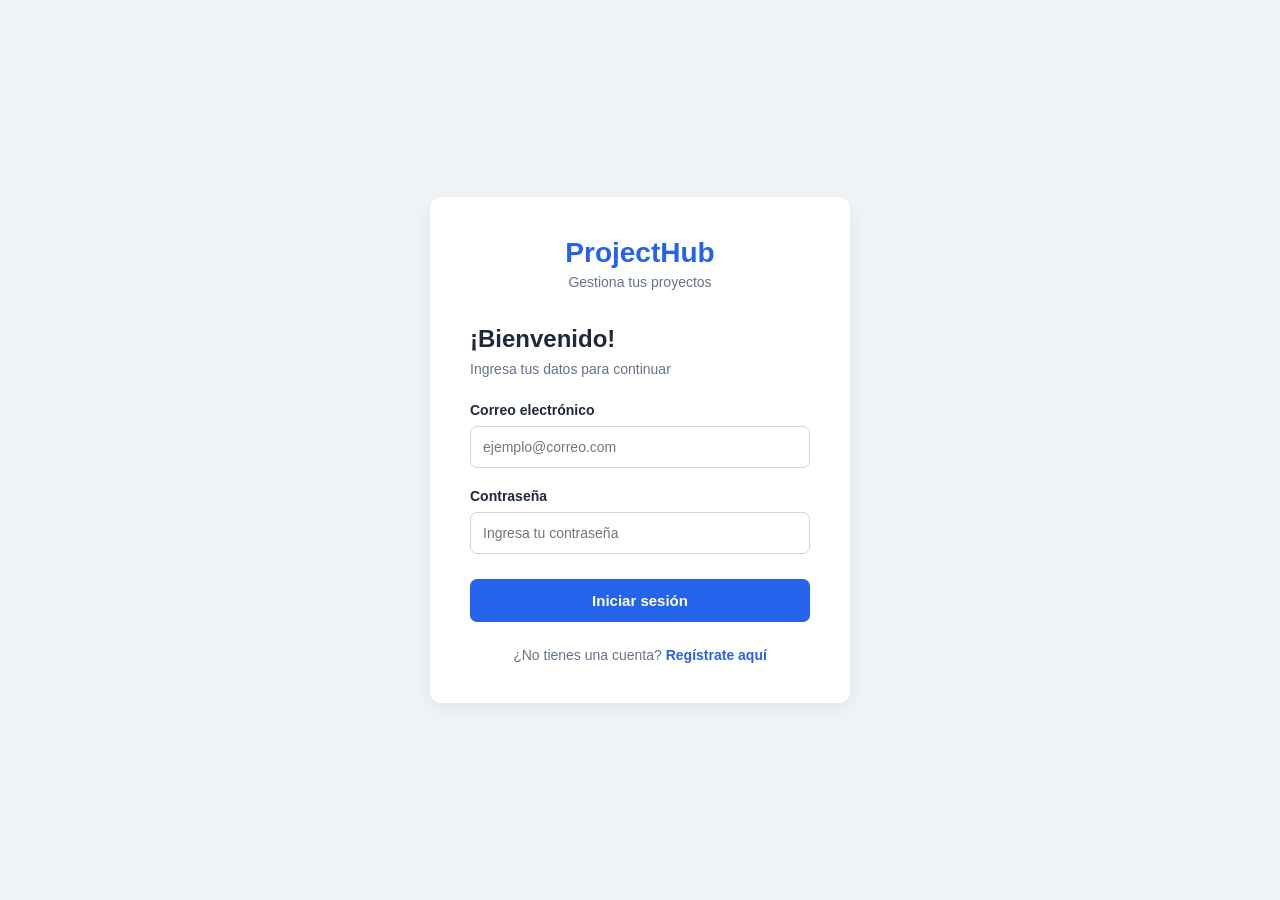
<file: backoffice/index.html>
<!DOCTYPE html>
<html lang="es">
<head>
    <meta charset="UTF-8">
    <meta name="viewport" content="width=device-width, initial-scale=1.0">
    <title>Iniciar sesión | ProjectHub</title>
    <link rel="stylesheet" href="css/style.css">
    <script type="module" src="js/login.js"></script>
</head>
<body>

    <main class="login-container">

        <section class="login-card">

            <div class="logo">
                <h1>ProjectHub</h1>
                <p>Gestiona tus proyectos</p>
            </div>

            <div class="login-header">
                <h2>¡Bienvenido!</h2>
                <p>Ingresa tus datos para continuar</p>
            </div>

            <form id="form-login">

                <div class="form-group">
                    <label for="correo">Correo electrónico</label>
                    <input
                        type="email"
                        id="correo"
                        name="correo"
                        placeholder="ejemplo@correo.com"
                        required
                    >
                </div>

                <div class="form-group">
                    <label for="password">Contraseña</label>
                    <input
                        type="password"
                        id="password"
                        name="password"
                        placeholder="Ingresa tu contraseña"
                        required
                    >
                </div>

                <p id="mensaje" class="form-message" hidden></p>

                <button type="submit" id="btn-login" class="btn-login">
                    Iniciar sesión
                </button>

            </form>

            <p class="register-link">
                ¿No tienes una cuenta?
                <a href="registro.html">Regístrate aquí</a>
            </p>

        </section>

    </main>

    
</body>
</html>
</file>
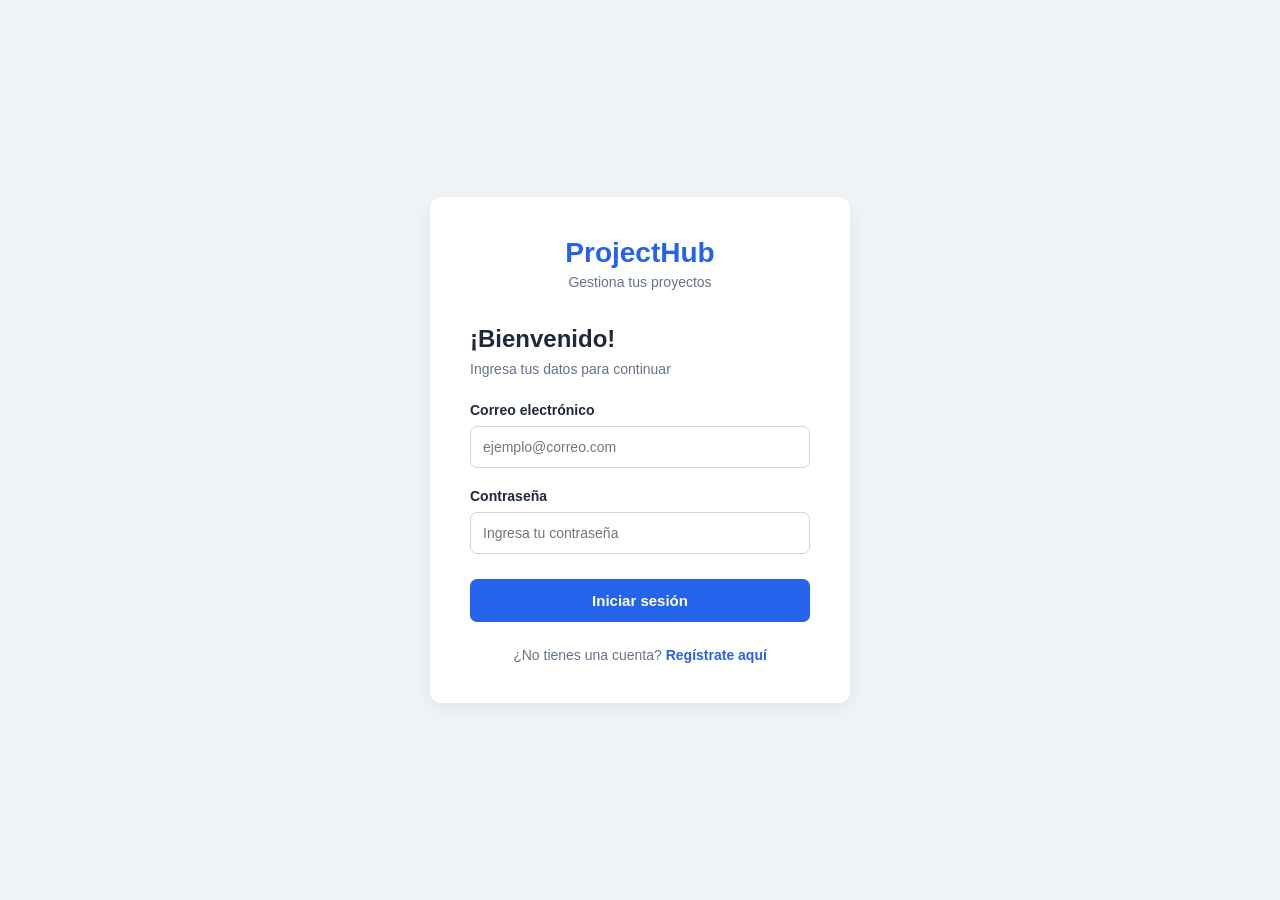
<file: backoffice/home.html>
<!DOCTYPE html>
<html lang="es">
<head>
    <meta charset="UTF-8">
    <meta name="viewport" content="width=device-width, initial-scale=1.0">
    <title>Inicio - ProjectHub</title>
    <link rel="stylesheet" href="css/style.css">
    <!-- Protección inmediata: sin token no se muestra nada -->
    <script>
        if (!localStorage.getItem("authToken")) {
            window.location.replace("index.html");
        }
    </script>
    <script type="module" src="js/home.js"></script>
</head>

<body>

    <header class="home-header">
        <h2>ProjectHub</h2>
        <a href="index.html" id="cerrar-sesion">Cerrar sesión</a>
    </header>

    <main class="home-container">

        <section class="welcome">
            <h1>¡Bienvenido a ProjectHub</span>!</h1>
            <p>Administra y organiza tus proyectos en un solo lugar.</p>
        </section>

        <section class="projects">
            <div class="projects-header">
                <h2>Mis proyectos</h2>
                <button type="button" id="btn-agregar" class="btn-project">Agregar proyecto</button>
            </div>

            <p id="mensaje-lista" class="form-message" hidden></p>

            <div id="lista-proyectos" class="projects-grid"></div>

            <div id="proyectos-vacio" class="projects-empty" hidden>
                <h3>Aún no tienes proyectos</h3>
                <p>Usa "Agregar proyecto" para registrar el primero.</p>
            </div>
        </section>

    </main>

    <dialog id="modal-proyecto" class="modal">
        <form id="form-proyecto">
            <h2 id="modal-titulo">Agregar proyecto</h2>

            <div class="form-group">
                <label for="titulo">Nombre del proyecto</label>
                <input type="text" id="titulo" placeholder="Ej. Sistema de inventario" required>
            </div>

            <div class="form-group">
                <label for="descripcion">Descripción</label>
                <textarea id="descripcion" placeholder="Describe tu proyecto..." required></textarea>
            </div>

            <div class="form-group">
                <label for="tecnologias">Tecnologías (separadas por coma)</label>
                <input type="text" id="tecnologias" placeholder="Ej. Java, HTML, CSS, MySQL">
            </div>

            <div class="form-group">
                <label for="repositorio">Repositorio</label>
                <input type="url" id="repositorio" placeholder="https://github.com/usuario/proyecto">
            </div>

            <div class="form-group">
                <label for="imagenes">URLs de imágenes (separadas por coma)</label>
                <input type="text" id="imagenes" placeholder="https://ejemplo.com/captura1.png">
            </div>

            <p id="mensaje-form" class="form-message" hidden></p>

            <div class="modal-actions">
                <button type="button" id="btn-cancelar" class="btn-secondary">Cancelar</button>
                <button type="submit" id="btn-guardar" class="btn-project">Guardar proyecto</button>
            </div>
        </form>
    </dialog>

</body>

</html>
</file>
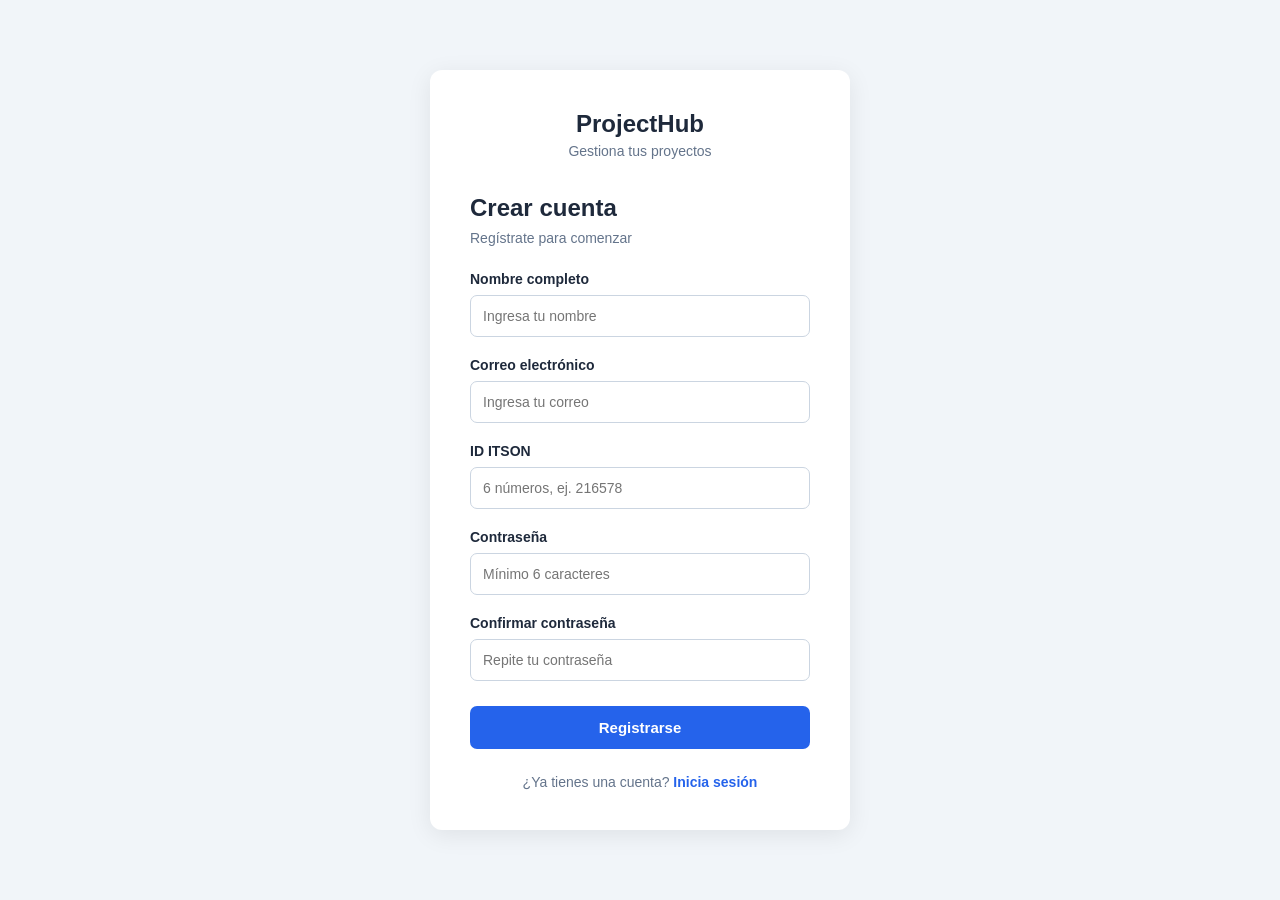
<file: backoffice/registro.html>
<!DOCTYPE html>
<html lang="es">
<head>
    <meta charset="UTF-8">
    <meta name="viewport" content="width=device-width, initial-scale=1.0">
    <title>Registro - ProjectHub</title>
    <link rel="stylesheet" href="css/style.css">
    <script type="module" src="js/registro.js"></script>
</head>
<body>

    <div class="login-container">
        <div class="login-card">

            <div class="logo">
                <h2>ProjectHub</h2>
                <p>Gestiona tus proyectos</p>
            </div>

            <div class="login-header">
                <h2>Crear cuenta</h2>
                <p>Regístrate para comenzar</p>
            </div>

            <form id="form-registro">
                <div class="form-group">
                    <label for="nombre">Nombre completo</label>
                    <input type="text" id="nombre" placeholder="Ingresa tu nombre" minlength="6" required>
                </div>

                <div class="form-group">
                    <label for="correo">Correo electrónico</label>
                    <input type="email" id="correo" placeholder="Ingresa tu correo" required>
                </div>

                <div class="form-group">
                    <label for="itsonId">ID ITSON</label>
                    <input type="text" id="itsonId" placeholder="6 números, ej. 216578"
                        inputmode="numeric" pattern="\d{6}" maxlength="6" required>
                </div>

                <div class="form-group">
                    <label for="password">Contraseña</label>
                    <input type="password" id="password" placeholder="Mínimo 6 caracteres" minlength="6" required>
                </div>

                <div class="form-group">
                    <label for="confirmar">Confirmar contraseña</label>
                    <input type="password" id="confirmar" placeholder="Repite tu contraseña" required>
                </div>

                <p id="mensaje" class="form-message" hidden></p>

                <button type="submit" id="btn-registro" class="btn-login">
                    Registrarse
                </button>
            </form>

            <div class="register-link">
                <p>¿Ya tienes una cuenta?
                    <a href="index.html">Inicia sesión</a>
                </p>
            </div>

        </div>
    </div>

    
</body>
</html>
</file>
<file: backoffice/css/style.css>
* {
    margin: 0;
    padding: 0;
    box-sizing: border-box;
    font-family: Arial, Helvetica, sans-serif;
}

body {
    background-color: #f1f5f9;
    color: #1e293b;
}

.login-container {
    min-height: 100vh;
    display: flex;
    justify-content: center;
    align-items: center;
    padding: 20px;
}

.login-card {
    background-color: white;
    width: 100%;
    max-width: 420px;
    padding: 40px;
    border-radius: 12px;
    box-shadow: 0 5px 25px rgba(0, 0, 0, 0.08);
}

.logo {
    text-align: center;
    margin-bottom: 35px;
}

.logo h1 {
    color: #2563eb;
    font-size: 28px;
}

.logo p {
    color: #64748b;
    margin-top: 5px;
    font-size: 14px;
}

.login-header {
    margin-bottom: 25px;
}

.login-header h2 {
    font-size: 24px;
    margin-bottom: 8px;
}

.login-header p {
    color: #64748b;
    font-size: 14px;
}

.form-group {
    margin-bottom: 20px;
}

.form-group label {
    display: block;
    margin-bottom: 8px;
    font-weight: bold;
    font-size: 14px;
}

.form-group input {
    width: 100%;
    padding: 12px;
    border: 1px solid #cbd5e1;
    border-radius: 7px;
    outline: none;
    font-size: 14px;
}

.form-group input:focus {
    border-color: #2563eb;
}

.btn-login {
    width: 100%;
    padding: 13px;
    background-color: #2563eb;
    color: white;
    border: none;
    border-radius: 7px;
    font-size: 15px;
    font-weight: bold;
    cursor: pointer;
    margin-top: 5px;
}

.btn-login:hover {
    background-color: #1d4ed8;
}

.register-link {
    text-align: center;
    margin-top: 25px;
    font-size: 14px;
    color: #64748b;
}

.register-link a {
    color: #2563eb;
    text-decoration: none;
    font-weight: bold;
}

.register-link a:hover {
    text-decoration: underline;
}


/* PAGINA PRINCIPAL */

.home-header {
    background-color: white;
    padding: 20px 8%;
    display: flex;
    justify-content: space-between;
    align-items: center;
    border-bottom: 1px solid #eee;
}

.home-header h2 {
    color: #2563eb;
}

.home-header a {
    color: #2563eb;
    text-decoration: none;
}

.home-container {
    width: 85%;
    margin: 40px auto;
}

.welcome {
    margin-bottom: 40px;
}

.welcome h1 {
    margin-bottom: 10px;
}

.projects-header {
    display: flex;
    justify-content: space-between;
    align-items: center;
    margin-bottom: 20px;
}

.projects-empty {
    background-color: white;
    padding: 50px 20px;
    text-align: center;
    border-radius: 10px;
    border: 1px solid #eee;
}

.projects-empty p {
    margin-top: 10px;
    color: #777;
}


/* FORMULARIO DE PROYECTOS */

.project-form {
    background-color: white;
    padding: 25px;
    border-radius: 10px;
    border: 1px solid #eee;
    margin-bottom: 40px;
}

.project-form h2 {
    margin-bottom: 10px;
}

.project-form>p {
    color: #777;
    margin-bottom: 25px;
}

.project-form textarea {
    width: 100%;
    min-height: 100px;
    padding: 12px;
    border: 1px solid #ccc;
    border-radius: 6px;
    resize: vertical;
}

.btn-project {
    background-color: #2563eb;
    color: white;
    padding: 12px 20px;
    border: none;
    border-radius: 6px;
    cursor: pointer;
}

.btn-project:hover {
    background-color: #1d4ed8;
}

.projects h2 {
    margin-bottom: 20px;
}


/* MENSAJES */

.form-message {
    padding: 10px 12px;
    border-radius: 7px;
    font-size: 14px;
    margin-bottom: 15px;
}

.form-message.error {
    background-color: #fef2f2;
    color: #b91c1c;
    border: 1px solid #fecaca;
}

.form-message.success {
    background-color: #f0fdf4;
    color: #15803d;
    border: 1px solid #bbf7d0;
}

.form-message[hidden] {
    display: none;
}

.btn-login:disabled,
.btn-project:disabled {
    opacity: 0.6;
    cursor: not-allowed;
}


/* LISTA DE PROYECTOS */

.projects-header h2 {
    margin-bottom: 0;
}

.projects-empty[hidden] {
    display: none;
}

.projects-grid {
    display: grid;
    grid-template-columns: repeat(auto-fill, minmax(280px, 1fr));
    gap: 20px;
}

.project-card {
    background-color: white;
    border: 1px solid #e2e8f0;
    border-radius: 10px;
    overflow: hidden;
    display: flex;
    flex-direction: column;
}

.project-card-img {
    width: 100%;
    height: 160px;
    object-fit: cover;
    background-color: #e2e8f0;
}

.project-card-body {
    padding: 18px;
    display: flex;
    flex-direction: column;
    gap: 10px;
    flex: 1;
}

.project-desc {
    color: #64748b;
    font-size: 14px;
    line-height: 1.5;
}

.tags {
    display: flex;
    flex-wrap: wrap;
    gap: 6px;
}

.tag {
    background-color: #dbeafe;
    color: #1d4ed8;
    padding: 3px 9px;
    border-radius: 20px;
    font-size: 12px;
    font-weight: bold;
}

.repo-link {
    color: #2563eb;
    font-size: 14px;
    font-weight: bold;
    text-decoration: none;
}

.repo-link:hover {
    text-decoration: underline;
}

.card-actions {
    display: flex;
    gap: 10px;
    margin-top: auto;
    padding-top: 6px;
}

.btn-secondary,
.btn-danger {
    padding: 9px 16px;
    border-radius: 6px;
    cursor: pointer;
    font-size: 14px;
    font-weight: bold;
}

.btn-secondary {
    background-color: white;
    color: #2563eb;
    border: 1px solid #2563eb;
}

.btn-secondary:hover {
    background-color: #eff6ff;
}

.btn-danger {
    background-color: white;
    color: #dc2626;
    border: 1px solid #dc2626;
}

.btn-danger:hover {
    background-color: #fef2f2;
}


/* MODAL */

.modal {
    border: none;
    border-radius: 12px;
    padding: 28px;
    width: min(520px, 92vw);
    margin: auto;
    box-shadow: 0 10px 40px rgba(0, 0, 0, 0.25);
}

.modal::backdrop {
    background: rgba(15, 23, 42, 0.5);
}

.modal h2 {
    margin-bottom: 20px;
}

.modal .form-group textarea {
    width: 100%;
    min-height: 100px;
    padding: 12px;
    border: 1px solid #cbd5e1;
    border-radius: 7px;
    resize: vertical;
    font-size: 14px;
}

.modal-actions {
    display: flex;
    justify-content: flex-end;
    gap: 10px;
}

@media (max-width: 480px) {
    .login-card {
        padding: 25px;
    }
}
</file>
